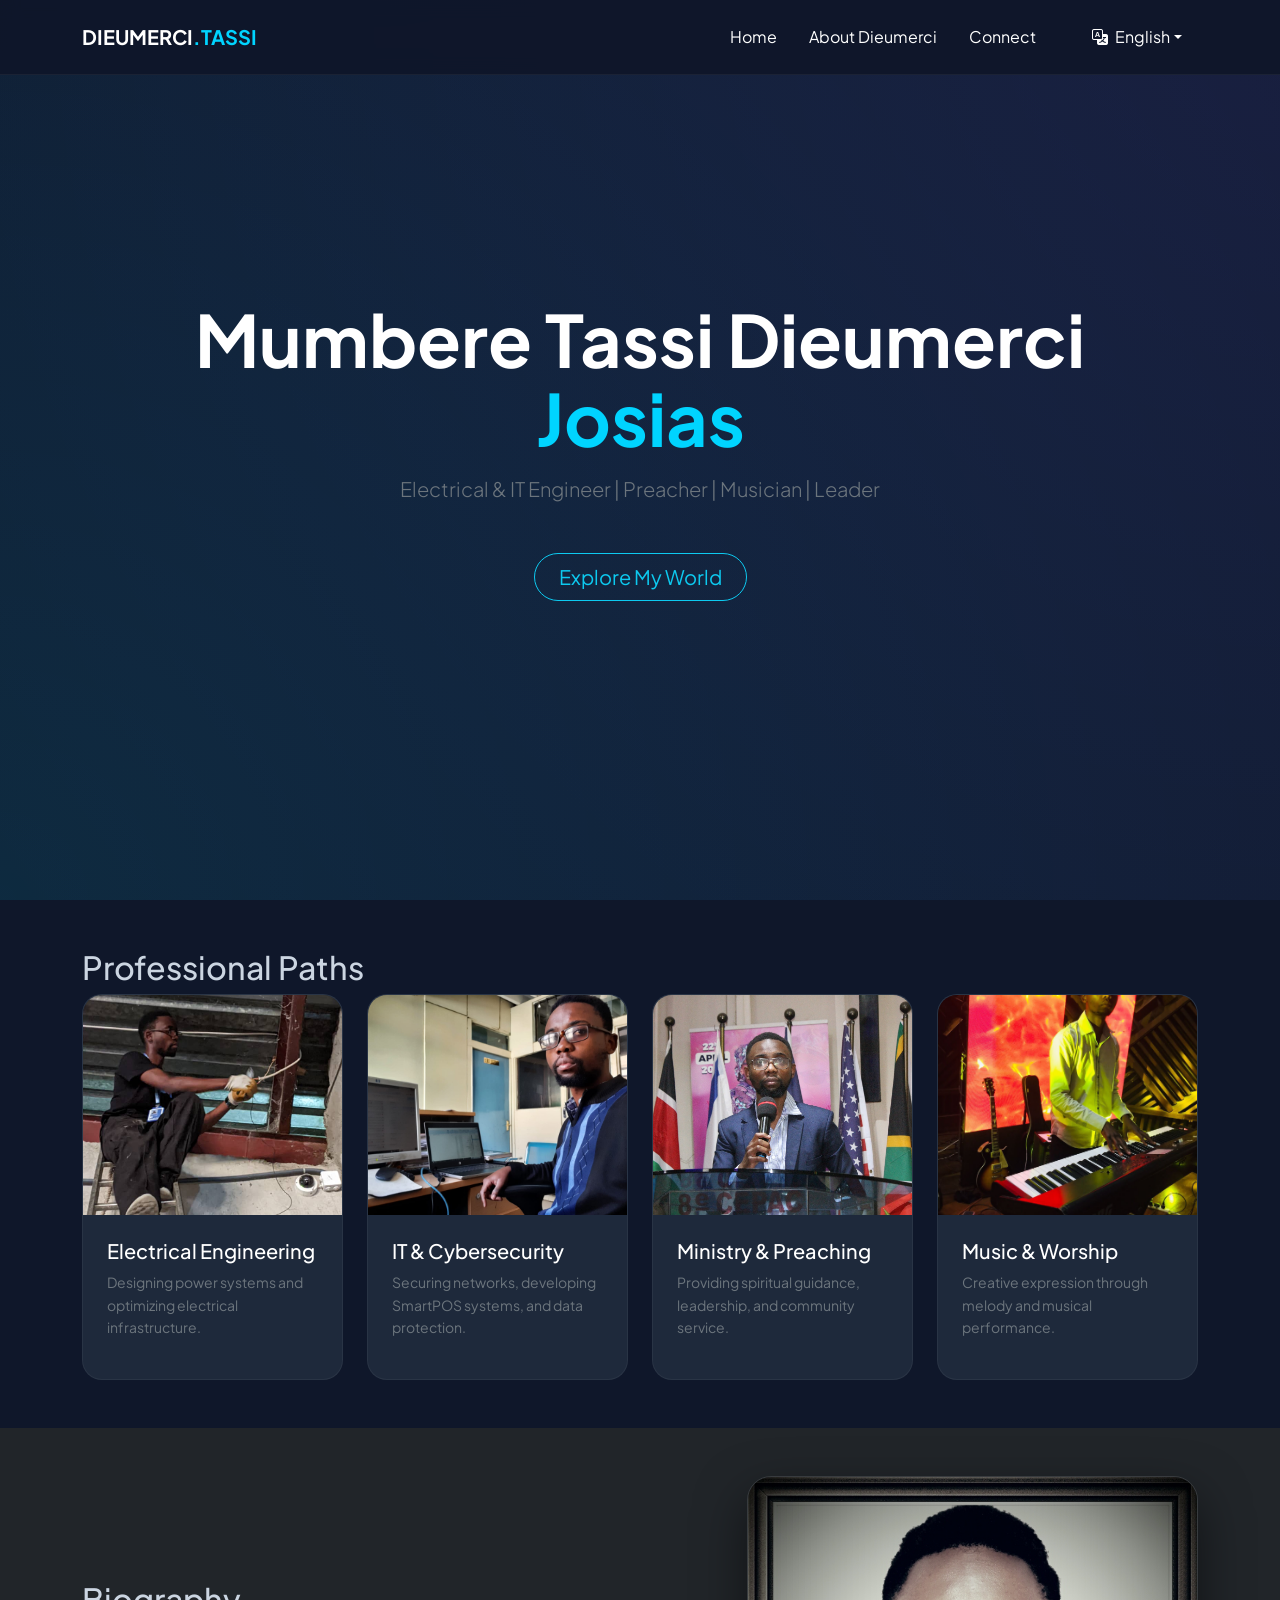
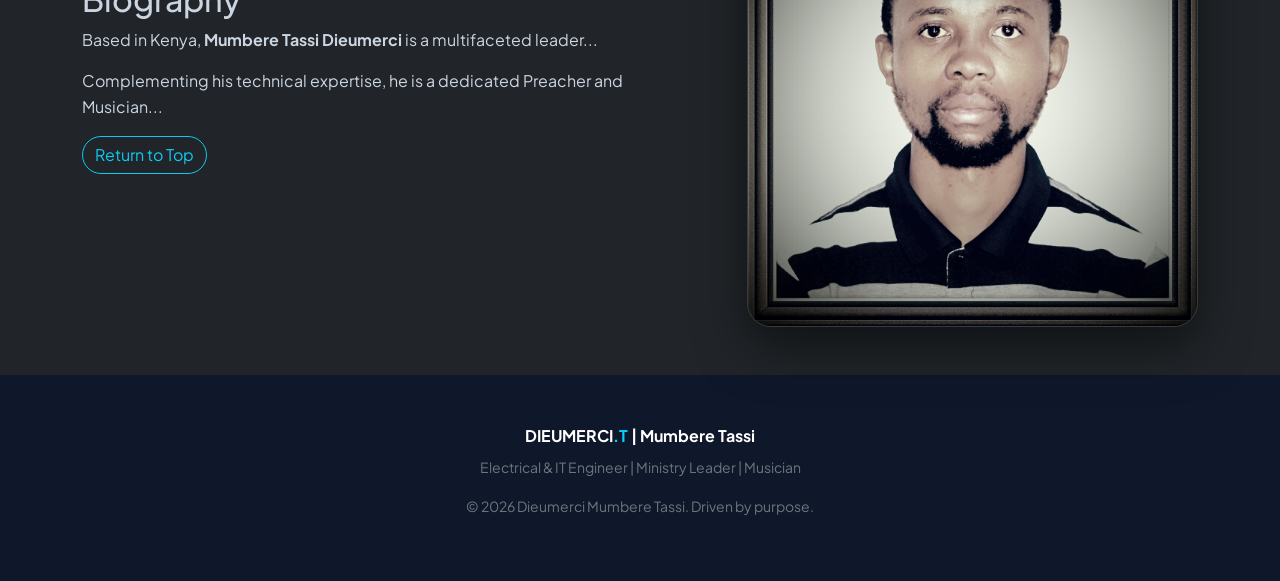
<file: index.html>
<!DOCTYPE html>
<html lang="en">
   <script type="application/ld+json">
{
  "@context": "https://schema.org",
  "@type": "Person",
  "name": "Mumbere Tassi Dieumerci",
  "url": "https://mumbere-tassi.github.io/Mumbere-Tassi/",
  "sameAs": [
    "https://www.linkedin.com/in/josias-tassi-9111643b3",
    "https://www.facebook.com/dieumerci.tassi/",
    "https://www.youtube.com/@dieumercimumberejosiasfrom9015",
    "https://x.com/dieumercim12345"
  ],
  "jobTitle": "Electrical & IT Engineer | Preacher | Musician | Leader",
  "worksFor": {
    "@type": "Organization",
    "name": "Self-employed / Portfolio"
  },
  "image": "https://mumbere-tassi.github.io/Mumbere-Tassi/2022-06-03%2016.00.05.jpg",
  "description": "Portfolio of Mumbere Tassi Dieumerci, combining engineering, ministry, and music."
}
</script>
<head>
  <meta charset="UTF-8">
<meta name="viewport" content="width=device-width, initial-scale=1.0">
<title>Mumbere Tassi Dieumerci | Portfolio</title>
<meta name="description" content="Mumbere Tassi Dieumerci | Electrical & IT Engineer | Preacher | Musician | Leader | Portfolio">
<meta name="keywords" content="Mumbere Tassi, Electrical Engineer, IT Engineer, Preacher, Musician, Portfolio, Kenya">
<meta name="author" content="Mumbere Tassi Dieumerci">
<meta name="robots" content="index, follow">
<meta name="google-site-verification" content="rK4viYw04D7bhfApQNoBueu_lDd9oibwf5x2-mP31qo" />

  <link rel="stylesheet" href="bootstrap-5.3.7-dist/css/bootstrap.min.css">
  
  <link href="https://fonts.googleapis.com/css2?family=Plus+Jakarta+Sans:wght@300;400;600;700&display=swap" rel="stylesheet">
  <link rel="stylesheet" href="https://cdn.jsdelivr.net/npm/bootstrap-icons@1.11.1/font/bootstrap-icons.css">

  <link rel="stylesheet" href="style.css">
</head>
<body>

<nav class="navbar navbar-expand-lg fixed-top py-3 navbar-dark">
  <div class="container">
    <a class="navbar-brand fw-bold text-white" href="index.html">DIEUMERCI<span style="color:var(--primary)">.TASSI</span></a>
    <button class="navbar-toggler" type="button" data-bs-toggle="collapse" data-bs-target="#navbarNav">
      <span class="navbar-toggler-icon"></span>
    </button>
    <div class="collapse navbar-collapse" id="navbarNav">
      <ul class="navbar-nav ms-auto gap-3 align-items-center">
        <li class="nav-item"><a class="nav-link text-white" href="index.html" data-key="nav-home">Home</a></li>
        <li class="nav-item"><a class="nav-link text-white" href="bio-cv.html" data-key="nav-about">About Dieumerci</a></li>
        <li class="nav-item"><a class="nav-link text-white" href="socials.html" data-key="nav-connect">Connect</a></li>
        <li class="nav-item dropdown ms-lg-3">
          <a class="nav-link dropdown-toggle btn btn-outline-info btn-sm px-3 text-white" href="#" id="langLabel" data-bs-toggle="dropdown">
            <i class="bi bi-translate me-1"></i> <span data-key="nav-lang">Language</span>
          </a>
          <ul class="dropdown-menu dropdown-menu-dark dropdown-menu-end">
            <li><a class="dropdown-item" href="#" onclick="changeLanguage('en')">English</a></li>
            <li><a class="dropdown-item" href="#" onclick="changeLanguage('fr')">Français</a></li>
            <li><a class="dropdown-item" href="#" onclick="changeLanguage('sw')">Kiswahili</a></li>
            <li><a class="dropdown-item" href="#" onclick="changeLanguage('ln')">Lingala</a></li>
          </ul>
        </li>
      </ul>
    </div>
  </div>
</nav>

<section id="hero" class="hero text-center px-3">
  <h1 class="fw-bold mb-3 text-white">
    <span class="animate-name">Mumbere Tassi Dieumerci</span><br>
    <span style="color:var(--primary)">Josias</span>
  </h1>
  <p class="lead mb-5 text-secondary" data-key="hero-sub">Electrical & IT Engineer | Preacher | Musician | Leader</p>
  <a href="bio-cv.html" class="btn btn-outline-info btn-lg rounded-pill px-4" data-key="hero-btn">Explore My World</a>
</section>

<section id="careers" class="py-5">
  <div class="container">
    <h2 class="section-title" data-key="career-title">Professional Paths</h2>
    <div class="row g-4">
      <div class="col-lg-3 col-md-6">
        <div class="glass-card h-100 reveal">
          <img src="elec.jpg" class="career-img" alt="Electrical">
          <div class="p-4">
            <h3 class="h5 text-white" data-key="career-elec-h">Electrical Engineering</h3>
            <p class="small text-secondary" data-key="career-elec-p">Designing power systems and optimizing electrical infrastructure.</p>
          </div>
        </div>
      </div>
      <div class="col-lg-3 col-md-6">
        <div class="glass-card h-100 reveal">
          <img src="met.jpg" class="career-img" alt="IT">
          <div class="p-4">
            <h3 class="h5 text-white" data-key="career-it-h">IT & Cybersecurity</h3>
            <p class="small text-secondary" data-key="career-it-p">Securing networks, developing SmartPOS systems, and data protection.</p>
          </div>
        </div>
      </div>
      <div class="col-lg-3 col-md-6">
        <div class="glass-card h-100 reveal">
          <img src="preacher.jpeg" class="career-img" alt="Preaching">
          <div class="p-4">
            <h3 class="h5 text-white" data-key="career-min-h">Ministry & Preaching</h3>
            <p class="small text-secondary" data-key="career-min-p">Providing spiritual guidance, leadership, and community service.</p>
          </div>
        </div>
      </div>
      <div class="col-lg-3 col-md-6">
        <div class="glass-card h-100 reveal">
          <img src="music.jpg" class="career-img" alt="Music">
          <div class="p-4">
            <h3 class="h5 text-white" data-key="career-mus-h">Music & Worship</h3>
            <p class="small text-secondary" data-key="career-mus-p">Creative expression through melody and musical performance.</p>
          </div>
        </div>
      </div>
    </div>
  </div>
</section>

<section id="bio-cv" class="py-5 bg-dark">
  <div class="container">
    <div class="row align-items-center">
      <div class="col-lg-6 mb-5 reveal">
        <h2 class="section-title" data-key="bio-title">Biography</h2>
        <p data-key="bio-p1">Based in Kenya, <strong>Mumbere Tassi Dieumerci</strong> is a multifaceted leader who bridges technology and faith. As an Electrical and IT Engineer, he specializes in critical infrastructure and cybersecurity.</p>
        <p data-key="bio-p2">Complementing his technical expertise, he is a dedicated Preacher and Musician, using his skills to inspire hope and build resilient systems of faith.</p>
        <a href="#hero" class="btn btn-outline-info rounded-pill" data-key="bio-top">Return to Top</a>
      </div>
      <div class="col-lg-5 offset-lg-1 reveal">
        <img src="2022-06-03 16.00.05.jpg" class="bio-img img-fluid" alt="Dieumerci">
      </div>
    </div>
  </div>
</section>

<footer class="py-5 text-center mt-auto">
  <div class="container">
    <p class="mb-2 text-white fw-bold">DIEUMERCI<span style="color:var(--primary)">.T</span> | Mumbere Tassi</p>
    <p class="text-secondary small" data-key="footer-sub">Electrical & IT Engineer | Ministry Leader | Musician</p>
    <p class="text-secondary small" data-key="footer-copy">© 2026 Dieumerci Mumbere Tassi. Driven by purpose.</p>
  </div>
</footer>

<script src="bootstrap-5.3.7-dist/js/bootstrap.bundle.min.js"></script>
<script src="index.js"></script>
 
</body>
</html>
</file>
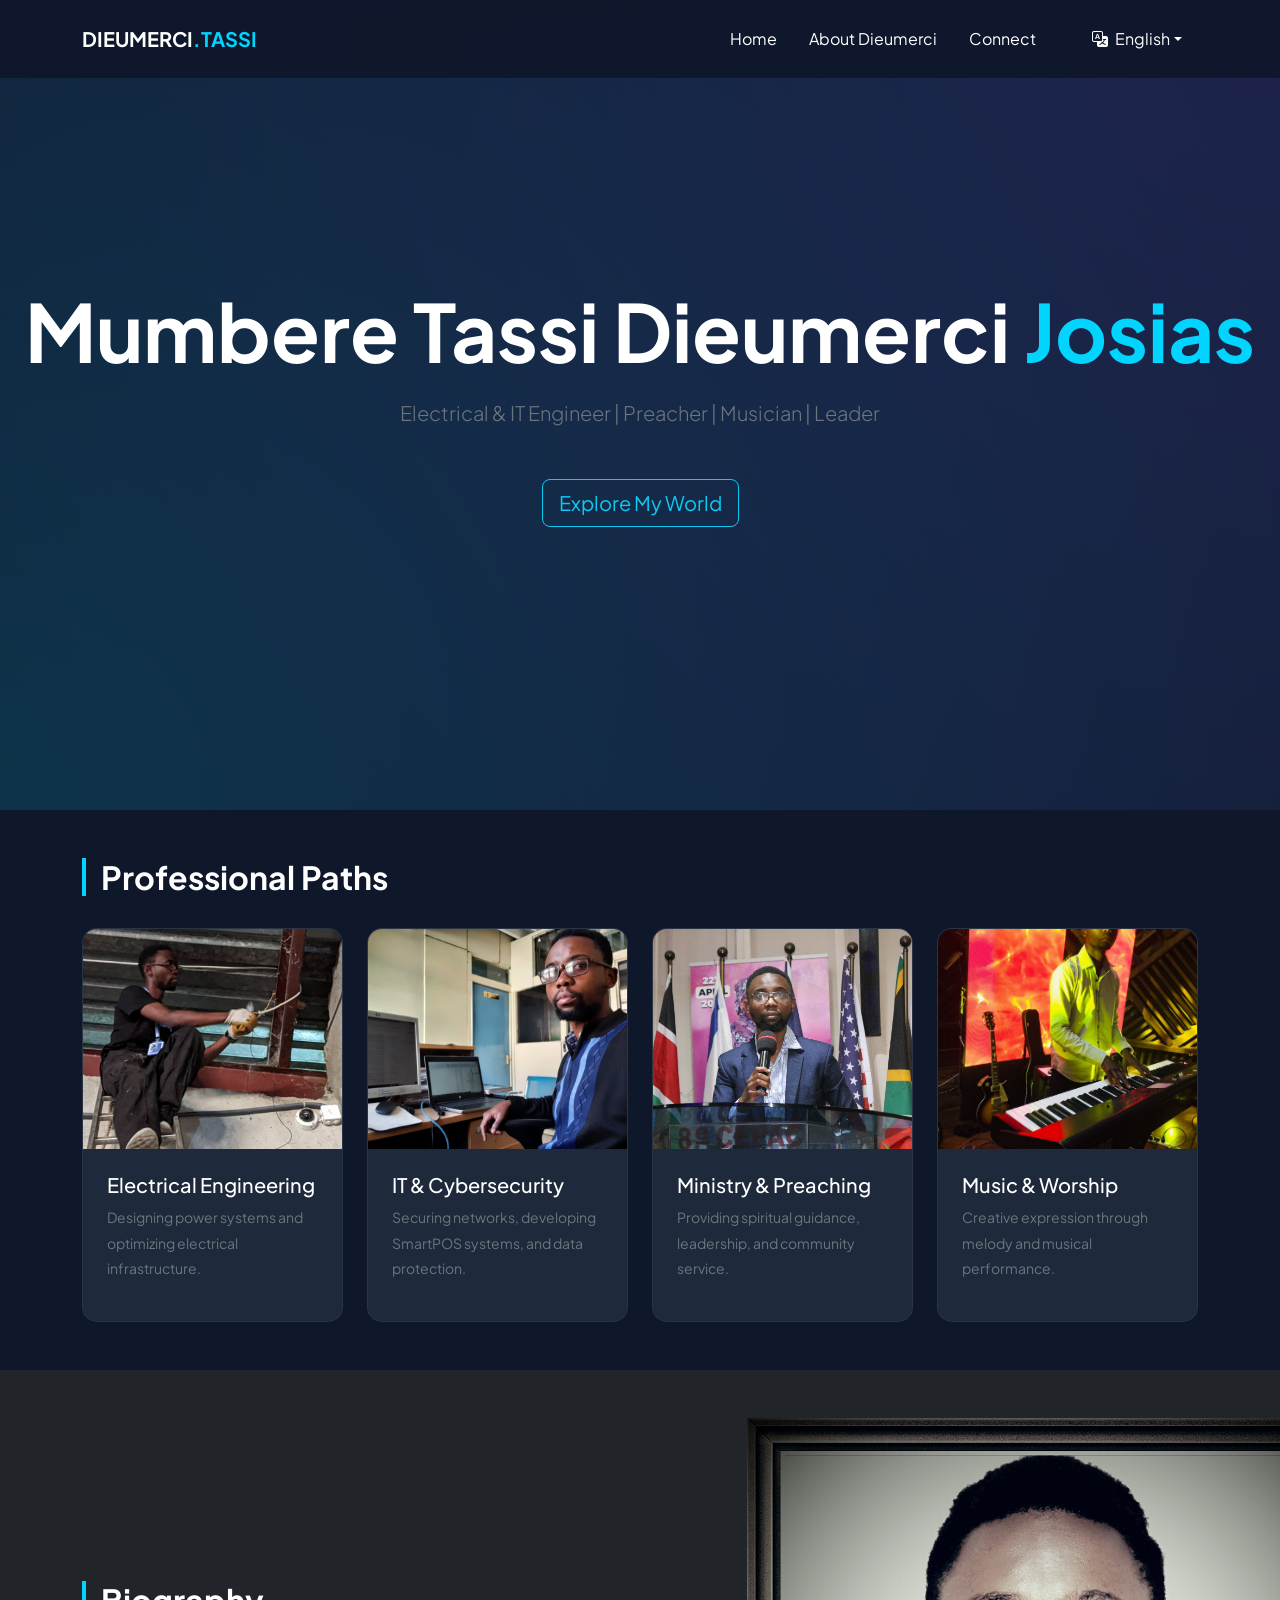
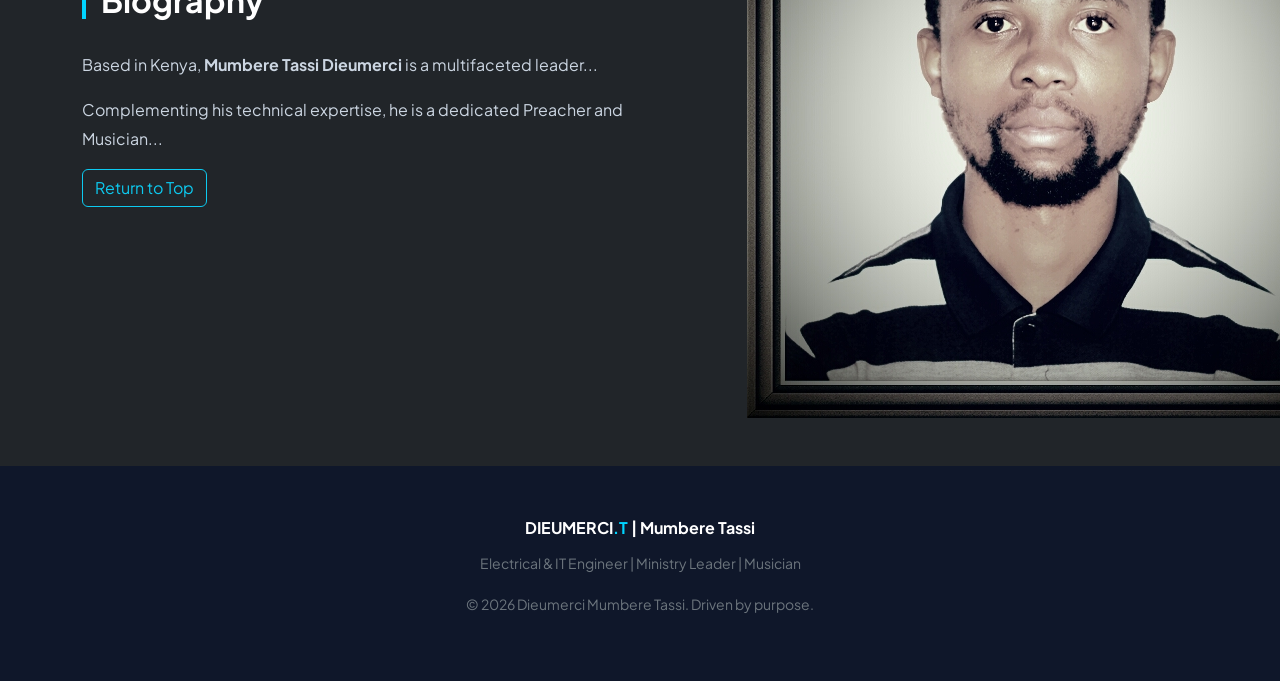
<file: Mumbere-Tassi/index.html>
<!DOCTYPE html>
<html lang="en">
<head>
  <meta charset="UTF-8">
  <meta name="viewport" content="width=device-width, initial-scale=1.0">
  <title>Mumbere Tassi Dieumerci | Portfolio</title>
  <link href="https://cdn.jsdelivr.net/npm/bootstrap@5.3.2/dist/css/bootstrap.min.css" rel="stylesheet">
  <link href="https://fonts.googleapis.com/css2?family=Plus+Jakarta+Sans:wght@300;400;600;700&display=swap" rel="stylesheet">
  <link rel="stylesheet" href="https://cdn.jsdelivr.net/npm/bootstrap-icons@1.11.1/font/bootstrap-icons.css">
  <link rel="stylesheet" href="style.css">
</head>
<body>

<nav class="navbar navbar-expand-lg fixed-top py-3 navbar-dark">
  <div class="container">
    <a class="navbar-brand fw-bold text-white" href="index.html">DIEUMERCI<span style="color:var(--primary)">.TASSI</span></a>
    <button class="navbar-toggler" type="button" data-bs-toggle="collapse" data-bs-target="#navbarNav">
      <span class="navbar-toggler-icon"></span>
    </button>
    <div class="collapse navbar-collapse" id="navbarNav">
      <ul class="navbar-nav ms-auto gap-3 align-items-center">
        <li class="nav-item"><a class="nav-link text-white" href="index.html" data-key="nav-home">Home</a></li>
        <li class="nav-item"><a class="nav-link text-white" href="bio-cv.html" data-key="nav-about">About Dieumerci</a></li>
        <li class="nav-item"><a class="nav-link text-white" href="socials.html" data-key="nav-connect">Connect</a></li>
        <li class="nav-item dropdown ms-lg-3">
          <a class="nav-link dropdown-toggle btn btn-outline-info btn-sm px-3 text-white" href="#" id="langLabel" data-bs-toggle="dropdown">
            <i class="bi bi-translate me-1"></i> <span data-key="nav-lang">Language</span>
          </a>
          <ul class="dropdown-menu dropdown-menu-dark dropdown-menu-end">
            <li><a class="dropdown-item" href="#" onclick="changeLanguage('en')">English</a></li>
            <li><a class="dropdown-item" href="#" onclick="changeLanguage('fr')">Français</a></li>
            <li><a class="dropdown-item" href="#" onclick="changeLanguage('sw')">Kiswahili</a></li>
            <li><a class="dropdown-item" href="#" onclick="changeLanguage('ln')">Lingala</a></li>
          </ul>
        </li>
      </ul>
    </div>
  </div>
</nav>

<section id="hero" class="hero text-center px-3">
    <h1 class="display-1 fw-bold mb-3 text-white">Mumbere Tassi Dieumerci <span style="color:var(--primary)">Josias</span></h1>
    <p class="lead mb-5 text-secondary" data-key="hero-sub">Electrical & IT Engineer | Preacher | Musician | Leader</p>
    <a href="bio-cv.html" class="btn btn-outline-info btn-lg" data-key="hero-btn">Explore My World</a>
</section>

<section id="careers" class="py-5">
    <div class="container">
        <h2 class="section-title" data-key="career-title">Professional Paths</h2>
        <div class="row g-4">
            <div class="col-lg-3 col-md-6">
                <div class="glass-card h-100">
                    <img src="elec.jpg" class="career-img" alt="Electrical">
                    <div class="p-4">
                        <h3 class="h5 text-white" data-key="career-elec-h">Electrical Engineering</h3>
                        <p class="small text-secondary" data-key="career-elec-p">Designing power systems and optimizing electrical infrastructure.</p>
                    </div>
                </div>
            </div>
            <div class="col-lg-3 col-md-6">
                <div class="glass-card h-100">
                    <img src="met.jpg" class="career-img" alt="IT">
                    <div class="p-4">
                        <h3 class="h5 text-white" data-key="career-it-h">IT & Cybersecurity</h3>
                        <p class="small text-secondary" data-key="career-it-p">Securing networks, developing SmartPOS systems, and data protection.</p>
                    </div>
                </div>
            </div>
            <div class="col-lg-3 col-md-6">
                <div class="glass-card h-100">
                    <img src="preacher.jpeg" class="career-img" alt="Preaching">
                    <div class="p-4">
                        <h3 class="h5 text-white" data-key="career-min-h">Ministry & Preaching</h3>
                        <p class="small text-secondary" data-key="career-min-p">Providing spiritual guidance, leadership, and community service.</p>
                    </div>
                </div>
            </div>
            <div class="col-lg-3 col-md-6">
                <div class="glass-card h-100">
                    <img src="music.jpg" class="career-img" alt="Music">
                    <div class="p-4">
                        <h3 class="h5 text-white" data-key="career-mus-h">Music & Worship</h3>
                        <p class="small text-secondary" data-key="career-mus-p">Creative expression through melody and musical performance.</p>
                    </div>
                </div>
            </div>
        </div>
    </div>
</section>

<section id="bio-cv" class="py-5 bg-dark">
    <div class="container">
        <div class="row align-items-center">
            <div class="col-lg-6 mb-5">
                <h2 class="section-title" data-key="bio-title">Biography</h2>
                <div data-key="bio-p1">
                    <p>Based in Kenya, <strong>Mumbere Tassi Dieumerci</strong> is a multifaceted leader who bridges technology and faith. As an Electrical and IT Engineer, he specializes in critical infrastructure and cybersecurity.</p>
                </div>
                <div data-key="bio-p2">
                    <p>Complementing his technical expertise, he is a dedicated Preacher and Musician, using his skills to inspire hope and build resilient systems of faith.</p>
                </div>
                <a href="index.html" class="btn btn-outline-info" data-key="bio-top">Return to Top</a>
            </div>
            <div class="col-lg-5 offset-lg-1">
                <img src="2022-06-03 16.00.05.jpg" class="bio-img" alt="Dieumerci">
            </div>
        </div>
    </div>
</section>

<footer class="py-5 text-center mt-auto">
  <div class="container">
    <p class="mb-2 text-white fw-bold">DIEUMERCI<span style="color:var(--primary)">.T</span> | Mumbere Tassi</p>
    <p class="text-secondary small" data-key="footer-sub">Electrical & IT Engineer | Ministry Leader | Musician</p>
    <p class="text-secondary small" data-key="footer-copy">© 2026 Dieumerci Mumbere Tassi. Driven by purpose.</p>
  </div>
</footer>

<script src="https://cdn.jsdelivr.net/npm/bootstrap@5.3.2/dist/js/bootstrap.bundle.min.js"></script>
<script src="index.js"></script>
</body>
</html>
</file>
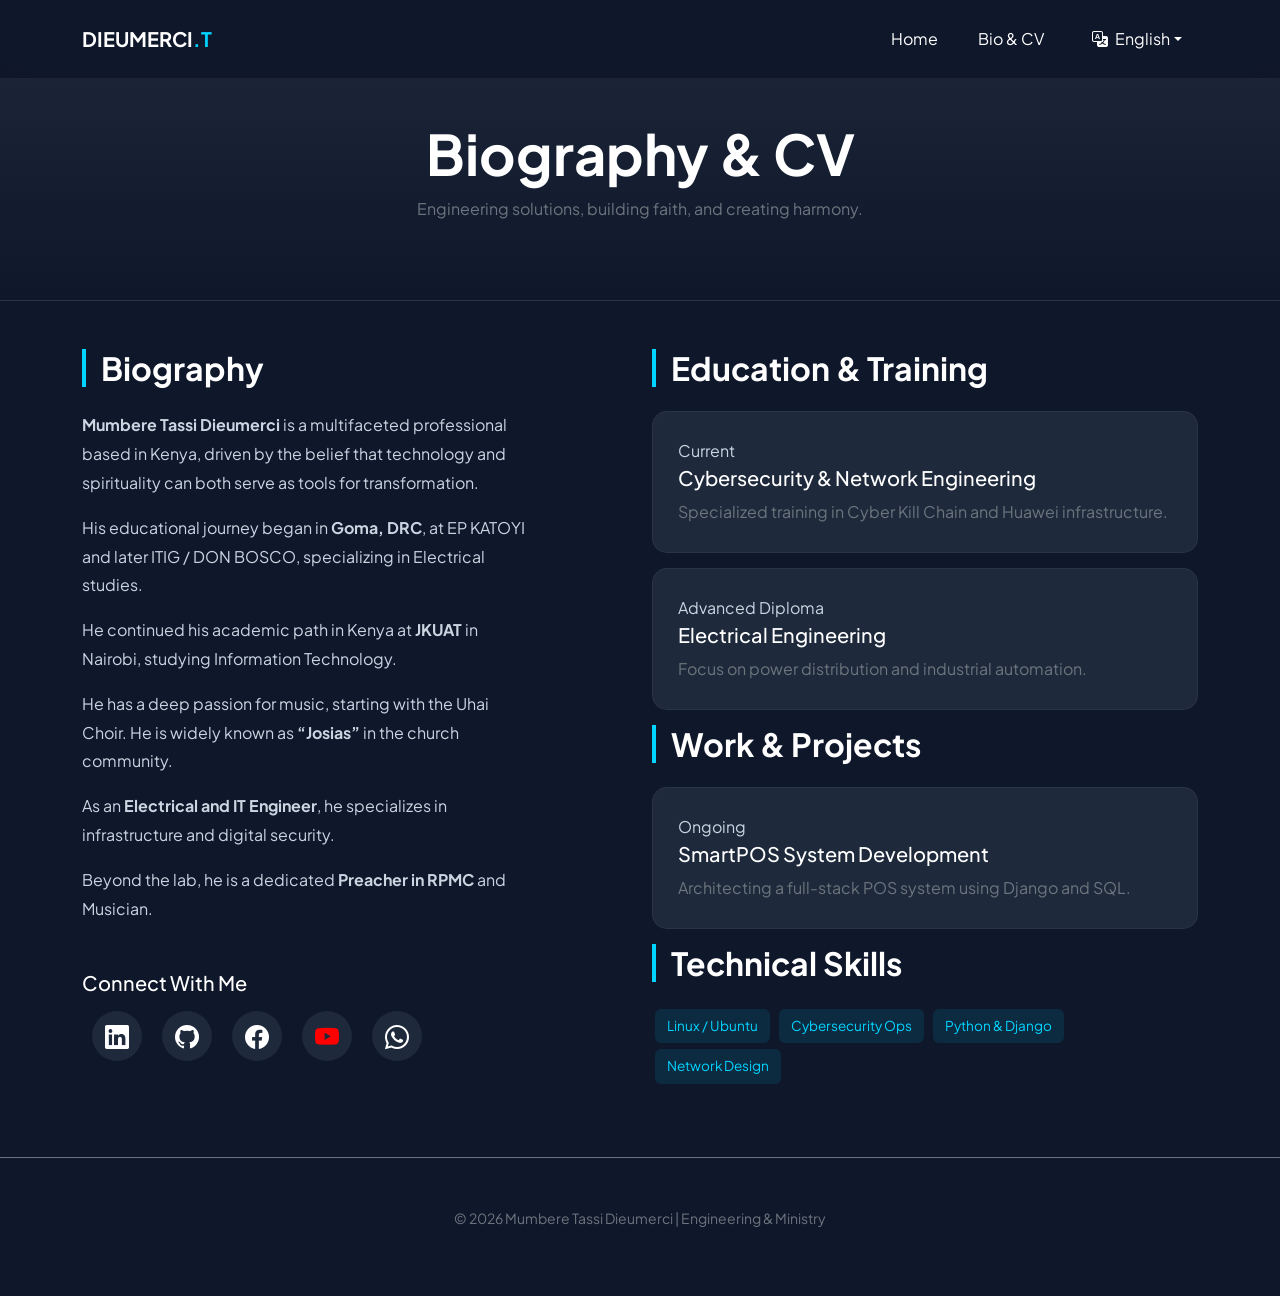
<file: bio-cv.html>
<!DOCTYPE html>
<html lang="en">
<head>
  <meta charset="UTF-8">
  <meta name="viewport" content="width=device-width, initial-scale=1.0">
  <title data-key="title-bio">Biography & CV | Mumbere Tassi Dieumerci</title>
  <link href="https://cdn.jsdelivr.net/npm/bootstrap@5.3.2/dist/css/bootstrap.min.css" rel="stylesheet">
  <link href="https://fonts.googleapis.com/css2?family=Plus+Jakarta+Sans:wght@300;400;700&display=swap" rel="stylesheet">
  <link rel="stylesheet" href="https://cdn.jsdelivr.net/npm/bootstrap-icons@1.11.1/font/bootstrap-icons.css">
  <link rel="stylesheet" href="cv.css">
</head>
<body>

<nav class="navbar navbar-expand-lg fixed-top py-3 navbar-dark">
  <div class="container">
    <a class="navbar-brand fw-bold text-white" href="index.html">DIEUMERCI<span style="color:var(--primary)">.T</span></a>
    <button class="navbar-toggler" type="button" data-bs-toggle="collapse" data-bs-target="#navbarNav">
      <span class="navbar-toggler-icon"></span>
    </button>
    <div class="collapse navbar-collapse" id="navbarNav">
      <ul class="navbar-nav ms-auto gap-4 align-items-center">
        <li class="nav-item"><a class="nav-link text-white" href="index.html" data-key="nav-home">Home</a></li>
        <li class="nav-item"><a class="nav-link text-white active" href="bio-cv.html" data-key="nav-bio">Bio & CV</a></li>
        <li class="nav-item dropdown">
          <a class="nav-link dropdown-toggle btn btn-outline-info btn-sm px-3 text-white" href="#" id="langLabel" data-bs-toggle="dropdown">
            <i class="bi bi-translate me-1"></i> <span data-key="nav-lang">Language</span>
          </a>
          <ul class="dropdown-menu dropdown-menu-dark dropdown-menu-end">
            <li><a class="dropdown-item" href="#" onclick="changeLanguage('en')">English</a></li>
            <li><a class="dropdown-item" href="#" onclick="changeLanguage('fr')">Français</a></li>
            <li><a class="dropdown-item" href="#" onclick="changeLanguage('sw')">Kiswahili</a></li>
            <li><a class="dropdown-item" href="#" onclick="changeLanguage('ln')">Lingala</a></li>
          </ul>
        </li>
      </ul>
    </div>
  </div>
</nav>

<header class="profile-header text-center">
  <div class="container">
    <h1 class="display-4 fw-bold text-white mb-2" data-key="header-bio-title">Biography & CV</h1>
    <p class="text-secondary" data-key="header-bio-sub">Engineering solutions, building faith, and creating harmony.</p>
  </div>
</header>

<main class="container py-5">
  <div class="row">
    <div class="col-lg-5 mb-5">
      <h2 class="section-title" data-key="bio-section-title">Biography</h2>
      
      <p data-key="bio-p1"><strong>Mumbere Tassi Dieumerci</strong> is a multifaceted professional based in Kenya, driven by the belief that technology and spirituality can both serve as tools for transformation.</p>

      <p data-key="bio-p2">His educational journey began in <strong>Goma, Democratic Republic of Congo</strong>, where he completed his primary education at <strong>EP KATOYI</strong>. He then pursued his secondary education at <strong>ITIG / DON BOSCO</strong>, specializing in <strong>Electrical studies</strong>.</p>

      <p data-key="bio-p3">Determined to expand his knowledge, Dieumerci continued his academic path in Kenya at <strong>JKUAT</strong> in Nairobi, where he studied <strong>Information Technology</strong>.</p>

      <p data-key="bio-p4">Alongside his professional journey, Dieumerci has a deep passion for music. He began in <strong>Goma</strong> with the <strong>Uhai Choir</strong>. During this time, he was given the name <strong>“Josias”</strong>, which remains his name within the church community.</p>

      <p data-key="bio-p5">As an <strong>Electrical and IT Engineer</strong>, Dieumerci specializes in the intersection of physical infrastructure and digital security, from industrial systems to network hardening.</p>

      <p data-key="bio-p6">Beyond the lab, he is a dedicated <strong>Preacher in RPMC</strong> and <strong>Musician</strong>, aiming to inspire hope and build systems of faith.</p>

      <div class="mt-5">
        <h3 class="h5 text-white mb-3" data-key="connect-head">Connect With Me</h3>
        <div class="d-flex flex-wrap">
          <a href="https://www.linkedin.com/in/josias-tassi-9111643b3" class="social-btn"><i class="bi bi-linkedin"></i></a>
          <a href="https://github.com/MUMBERE-TASSI" class="social-btn"><i class="bi bi-github"></i></a>
          <a href="https://www.facebook.com/dieumerci.tassi/" class="social-btn"><i class="bi bi-facebook"></i></a>       
          <a href="https://www.youtube.com/@dieumercimumberejosiasfrom9015" class="social-btn btn-youtube" target="_blank"><i class="bi bi-youtube"></i></a>
          <a href="#" class="social-btn"><i class="bi bi-whatsapp"></i></a>
        </div>
      </div>
    </div>

    <div class="col-lg-6 offset-lg-1">
      <div class="cv-section">
        <h2 class="section-title" data-key="edu-title">Education & Training</h2>
        <div class="cv-item">
          <span class="cv-date" data-key="date-current">Current</span>
          <h4 class="h5 text-white" data-key="edu-h1">Cybersecurity & Network Engineering</h4>
          <p class="mb-0 text-secondary" data-key="edu-p1">Specialized training in Cyber Kill Chain and Huawei infrastructure.</p>
        </div>
        <div class="cv-item">
          <span class="cv-date" data-key="date-adv">Advanced Diploma</span>
          <h4 class="h5 text-white" data-key="edu-h2">Electrical Engineering</h4>
          <p class="mb-0 text-secondary" data-key="edu-p2">Focus on power distribution and industrial automation.</p>
        </div>
      </div>

      <div class="cv-section">
        <h2 class="section-title" data-key="work-title">Work & Projects</h2>
        <div class="cv-item">
          <span class="cv-date" data-key="date-ongoing">Ongoing</span>
          <h4 class="h5 text-white" data-key="work-h1">SmartPOS System Development</h4>
          <p class="mb-0 text-secondary" data-key="work-p1">Architecting a full-stack POS system using Django and SQL.</p>
        </div>
      </div>

      <div class="cv-section">
        <h2 class="section-title" data-key="skill-title">Technical Skills</h2>
        <div class="mb-3">
          <span class="skill-tag">Linux / Ubuntu</span>
          <span class="skill-tag">Cybersecurity Ops</span>
          <span class="skill-tag">Python & Django</span>
          <span class="skill-tag">Network Design</span>
        </div>
      </div>
    </div>
  </div>
</main>

<footer class="py-5 text-center border-top border-secondary">
  <p class="text-secondary small" data-key="footer-text">© 2026 Mumbere Tassi Dieumerci | Engineering & Ministry</p>
</footer>

<script src="https://cdn.jsdelivr.net/npm/bootstrap@5.3.2/dist/js/bootstrap.bundle.min.js"></script>
<script src="cv.js"></script>
</body>
</html>
</file>
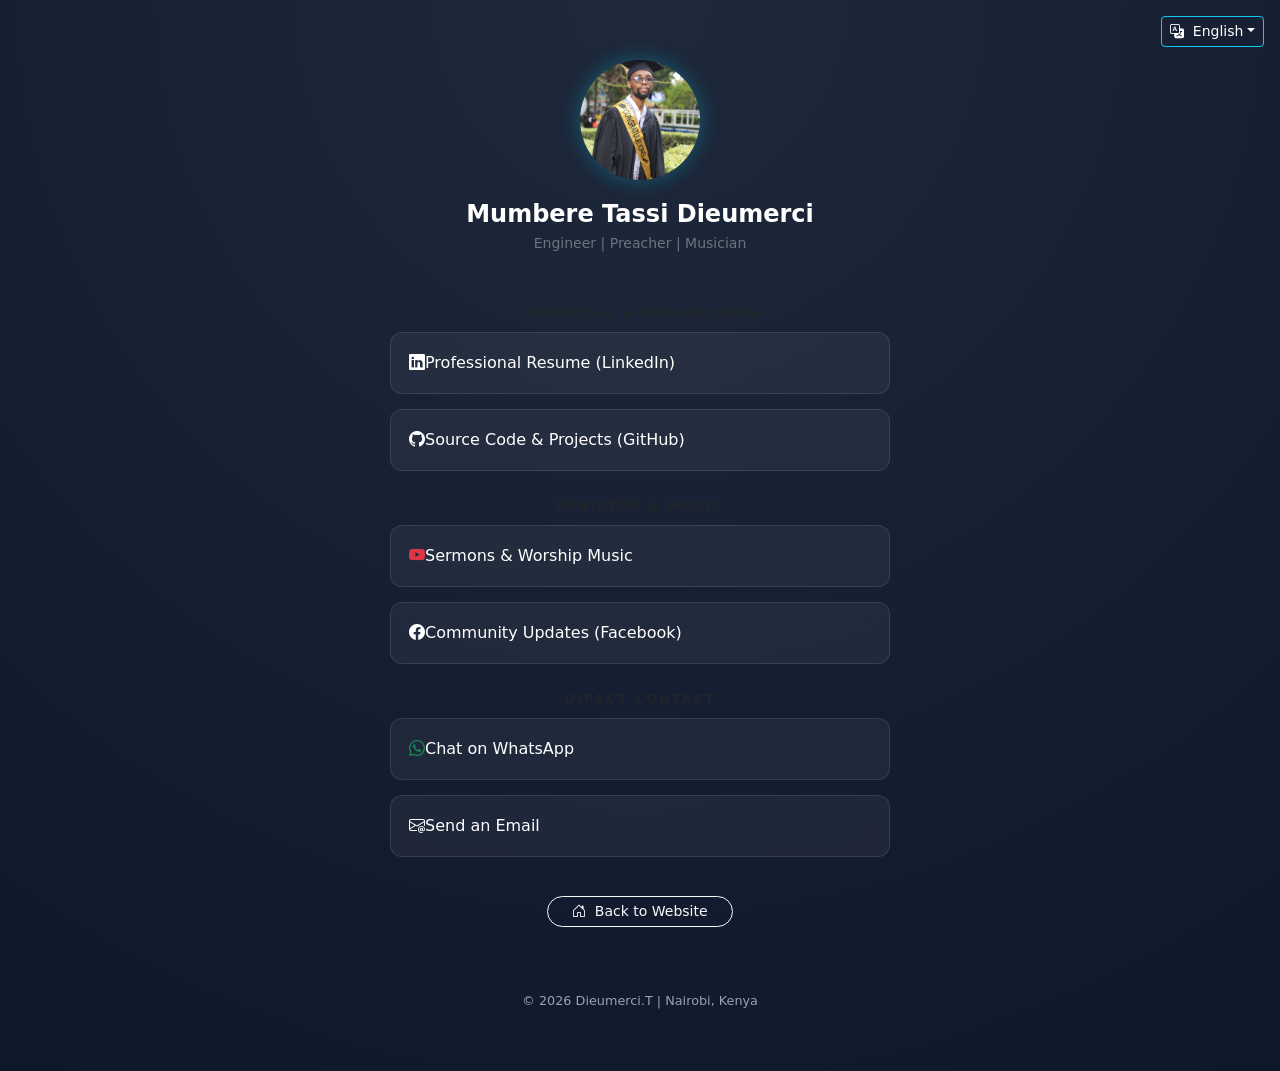
<file: socials.html>
<!DOCTYPE html>
<html lang="en">
<head>
  <meta charset="UTF-8">
  <meta name="viewport" content="width=device-width, initial-scale=1.0">
  <title data-key="connect-title">Connect | Dieumerci Mumbere Tassi</title>
  
  <link href="https://cdn.jsdelivr.net/npm/bootstrap@5.3.2/dist/css/bootstrap.min.css" rel="stylesheet">
  <link href="https://fonts.googleapis.com/css2?family=Plus+Jakarta+Sans:wght@400;700&display=swap" rel="stylesheet">
  <link rel="stylesheet" href="https://cdn.jsdelivr.net/npm/bootstrap-icons@1.11.1/font/bootstrap-icons.css">
  <link rel="stylesheet" href="social.css">
</head>
<body class="connect-body">

    <div class="dropdown position-absolute top-0 end-0 m-3">
      <button class="btn btn-outline-info btn-sm dropdown-toggle text-white" type="button" data-bs-toggle="dropdown" id="langLabel">
        <i class="bi bi-translate me-1"></i> <span data-key="nav-lang">Language</span>
      </button>
      <ul class="dropdown-menu dropdown-menu-dark dropdown-menu-end">
        <li><a class="dropdown-item" href="#" onclick="changeLanguage('en')">English</a></li>
        <li><a class="dropdown-item" href="#" onclick="changeLanguage('fr')">Français</a></li>
        <li><a class="dropdown-item" href="#" onclick="changeLanguage('sw')">Kiswahili</a></li>
        <li><a class="dropdown-item" href="#" onclick="changeLanguage('ln')">Lingala</a></li>
      </ul>
    </div>

    <img src="graduation.JPG" alt="Dieumerci" class="profile-img">
    <h1 class="h4 fw-bold mb-1 text-white">Mumbere Tassi Dieumerci</h1>
    <p class="small text-secondary mb-4" data-key="connect-sub">Engineer | Preacher | Musician</p>

    <div class="social-container">
        <div class="category-label" data-key="cat-tech">Technical & Engineering</div>
        <a href="https://www.linkedin.com/in/josias-tassi-9111643b3" class="social-link" target="_blank">
            <i class="bi bi-linkedin"></i>
            <span data-key="link-li">Professional Resume (LinkedIn)</span>
        </a>
        <a href="https://github.com/MUMBERE-TASSI" class="social-link" target="_blank">
            <i class="bi bi-github"></i>
            <span data-key="link-git">Source Code & Projects (GitHub)</span>
        </a>

        <div class="category-label" data-key="cat-ministry">Ministry & Music</div>
        <a href="https://www.youtube.com/@dieumercimumberejosiasfrom9015" class="social-link" target="_blank">
            <i class="bi bi-youtube text-danger"></i>
            <span data-key="link-yt">Sermons & Worship Music</span>
        </a>
        <a href="https://www.facebook.com/dieumerci.tassi/" class="social-link" target="_blank">
            <i class="bi bi-facebook"></i>
            <span data-key="link-fb">Community Updates (Facebook)</span>
        </a>

        <div class="category-label" data-key="cat-contact">Direct Contact</div>
        <a href="https://wa.me/254742432583" class="social-link" target="_blank">
            <i class="bi bi-whatsapp text-success"></i>
            <span data-key="link-wa">Chat on WhatsApp</span>
        </a>
        <a href="mailto:mumberedieumerci203@gmail.com" class="social-link">
            <i class="bi bi-envelope-at"></i>
            <span data-key="link-mail">Send an Email</span>
        </a>
    </div>

    <div class="mt-4">
        <a href="index.html" class="btn btn-outline-light btn-sm rounded-pill px-4">
            <i class="bi bi-house-door me-1"></i> <span data-key="btn-back">Back to Website</span>
        </a>
    </div>

    <footer class="footer-text mt-4" data-key="footer-social">
        © 2026 Dieumerci.T | Nairobi, Kenya
    </footer>

    <script src="https://cdn.jsdelivr.net/npm/bootstrap@5.3.2/dist/js/bootstrap.bundle.min.js"></script>
    <script src="social.js"></script>
</body>
</html>
</file>
<file: style.css>
:root {
  --primary: #00d4ff;
  --bg: #0f172a;
  --card-bg: #1e293b;
  --text: #cbd5e1;
}

body {
  font-family: 'Plus Jakarta Sans', sans-serif;
  background-color: var(--bg);
  color: var(--text);
  line-height: 1.6;
  scroll-behavior: smooth;
  overflow-x: hidden; /* CRITICAL: Prevents horizontal scrolling on phones */
}

/* --- NAVIGATION --- */
.navbar {
  background-color: rgba(15, 23, 42, 0.95);
  backdrop-filter: blur(10px);
  border-bottom: 1px solid rgba(255, 255, 255, 0.05);
}

/* --- HERO SECTION --- */
.hero {
  min-height: 100vh; /* Takes full mobile screen height */
  display: flex;
  flex-direction: column;
  justify-content: center;
  align-items: center;
  padding: 80px 20px;
  text-align: center;
  background: radial-gradient(circle at top right, rgba(108, 99, 255, 0.1), transparent),
              radial-gradient(circle at bottom left, rgba(0, 212, 255, 0.1), transparent);
}

/* Name Animation & Responsive Sizing */
.hero h1 {
  /* This automatically scales between 2rem and 4.5rem based on screen width */
  font-size: clamp(2.2rem, 8vw, 4.5rem); 
  font-weight: 800;
  line-height: 1.1;
  width: 100%;
}

.animate-name {
  display: inline-block;
  opacity: 0;
  transform: translateY(20px);
  animation: fadeUp 1s ease-out forwards;
}

@keyframes fadeUp {
  to { opacity: 1; transform: translateY(0); }
}

/* --- BIOGRAPHY IMAGE FIX --- */
.bio-img {
  width: 100%;
  /* This prevents the image from being too tall on large phones */
  max-height: 500px; 
  object-fit: cover;
  border-radius: 24px;
  box-shadow: 0 20px 50px rgba(0, 0, 0, 0.5);
  border: 1px solid rgba(255, 255, 255, 0.1);
  transition: transform 0.5s ease;
}

.bio-img:hover {
  transform: scale(1.02);
}

/* --- CAREER CARDS --- */
.glass-card {
  background: var(--card-bg);
  border: 1px solid rgba(255, 255, 255, 0.05);
  border-radius: 20px;
  height: 100%;
  transition: all 0.3s ease;
  overflow: hidden;
}

.glass-card:hover {
  border-color: var(--primary);
  transform: translateY(-10px);
}

.career-img {
  width: 100%;
  height: 220px;
  object-fit: cover;
}

/* --- MOBILE SPECIFIC ADJUSTMENTS --- */
@media (max-width: 768px) {
  .hero {
    padding-top: 120px;
  }
  
  .section-title {
    font-size: 1.5rem;
  }

  /* Swaps image to be on top of text on mobile for the bio section */
  .bio-row {
    flex-direction: column-reverse;
  }
  
  .bio-img {
    margin-bottom: 30px;
    max-height: 350px; /* Shorter image on phones so users don't have to scroll forever */
  }
}
</file>
<file: Mumbere-Tassi/style.css>
:root {
  --primary: #00d4ff;
  --bg: #0f172a;
  --card-bg: #1e293b;
  --text: #cbd5e1;
}

body {
  font-family: 'Plus Jakarta Sans', sans-serif;
  background-color: var(--bg);
  color: var(--text);
  line-height: 1.8;
  scroll-behavior: smooth;
}

.navbar {
  background-color: rgba(15, 23, 42, 0.9);
  backdrop-filter: blur(10px);
}

.hero {
  height: 90vh;
  display: flex;
  flex-direction: column;
  justify-content: center;
  align-items: center;
  background: radial-gradient(circle at top right, rgba(108, 99, 255, 0.15), transparent),
              radial-gradient(circle at bottom left, rgba(0, 212, 255, 0.15), transparent);
}

.section-title {
  color: white;
  font-weight: 700;
  border-left: 4px solid var(--primary);
  padding-left: 15px;
  margin-bottom: 2rem;
}

.career-img {
  width: 100%;
  height: 220px;
  object-fit: cover;
  transition: 0.4s;
}

.glass-card {
  background: var(--card-bg);
  border: 1px solid rgba(255, 255, 255, 0.05);
  border-radius: 15px;
  transition: all 0.4s ease;
  overflow: hidden;
}

.glass-card:hover {
  border-color: var(--primary);
  transform: translateY(-8px);
}

.social-btn {
  width: 50px; height: 50px;
  display: inline-flex; align-items: center; justify-content: center;
  border-radius: 50%; background: var(--card-bg); color: white;
  font-size: 1.5rem; transition: 0.3s; text-decoration: none;
}

/* Red YouTube button as requested earlier */
.social-btn.bi-youtube { color: #ff0000; }
.social-btn:hover { background: var(--primary); color: var(--bg); }

.reveal { opacity: 0; transform: translateY(30px); transition: all 0.8s ease-out; }
.reveal.active { opacity: 1; transform: translateY(0); }
</file>
<file: cv.css>
:root {
  --primary: #00d4ff;
  --bg: #0f172a;
  --card-bg: #1e293b;
}

body {
  font-family: 'Plus Jakarta Sans', sans-serif;
  background-color: var(--bg);
  color: #cbd5e1;
  line-height: 1.8;
}

.navbar {
  background-color: rgba(15, 23, 42, 0.95);
  backdrop-filter: blur(10px);
}

.profile-header {
  padding: 120px 0 60px;
  background: linear-gradient(to bottom, #1e293b, #0f172a);
  border-bottom: 1px solid rgba(255,255,255,0.05);
}

.section-title {
  color: white;
  font-weight: 700;
  border-left: 4px solid var(--primary);
  padding-left: 15px;
  margin-bottom: 1.5rem;
}

.cv-item {
  background: var(--card-bg);
  padding: 25px;
  border-radius: 15px;
  margin-bottom: 15px;
  border: 1px solid rgba(255,255,255,0.05);
}

.social-btn {
  width: 50px; height: 50px;
  display: inline-flex; align-items: center; justify-content: center;
  border-radius: 50%; background: var(--card-bg); color: white;
  font-size: 1.5rem; transition: 0.3s; margin: 0 10px; text-decoration: none;
}

.social-btn:hover { background: var(--primary); color: var(--bg); transform: translateY(-5px); }

/* YouTube Brand Color */
.btn-youtube { color: #ff0000 !important; }
.btn-youtube:hover { background: #ff0000 !important; color: white !important; }

.skill-tag {
  background: rgba(0, 212, 255, 0.1);
  color: var(--primary);
  padding: 5px 12px;
  border-radius: 6px;
  font-size: 0.85rem;
  margin: 3px;
  display: inline-block;
}
</file>
<file: social.css>
/* Connect Page Specifics */
.connect-body {
  background: radial-gradient(circle at top, #1e293b, #0f172a);
  min-height: 100vh;
  display: flex;
  flex-direction: column;
  align-items: center;
  padding: 60px 20px;
}

.profile-img {
  width: 120px; height: 120px;
  border-radius: 50%;
  border: 3px solid var(--primary);
  margin-bottom: 20px;
  object-fit: cover;
  box-shadow: 0 0 20px rgba(0, 212, 255, 0.3);
}

.social-container { width: 100%; max-width: 500px; }

.social-link {
  background: rgba(255, 255, 255, 0.05);
  border: 1px solid rgba(255, 255, 255, 0.1);
  border-radius: 12px;
  padding: 18px;
  margin-bottom: 15px;
  display: flex;
  align-items: center;
  text-decoration: none;
  color: white;
  transition: all 0.3s ease;
  backdrop-filter: blur(10px);
}

.social-link:hover {
  background: rgba(255, 255, 255, 0.1);
  border-color: var(--primary);
  transform: scale(1.02);
  color: var(--primary);
}

.category-label {
  font-size: 0.8rem;
  text-transform: uppercase;
  letter-spacing: 2px;
  color: var(--primary);
  margin: 25px 0 10px;
  font-weight: 700;
  text-align: center;
}

.footer-text {
  margin-top: auto;
  font-size: 0.8rem;
  color: #94a3b8;
  padding-top: 40px;
}
</file>
